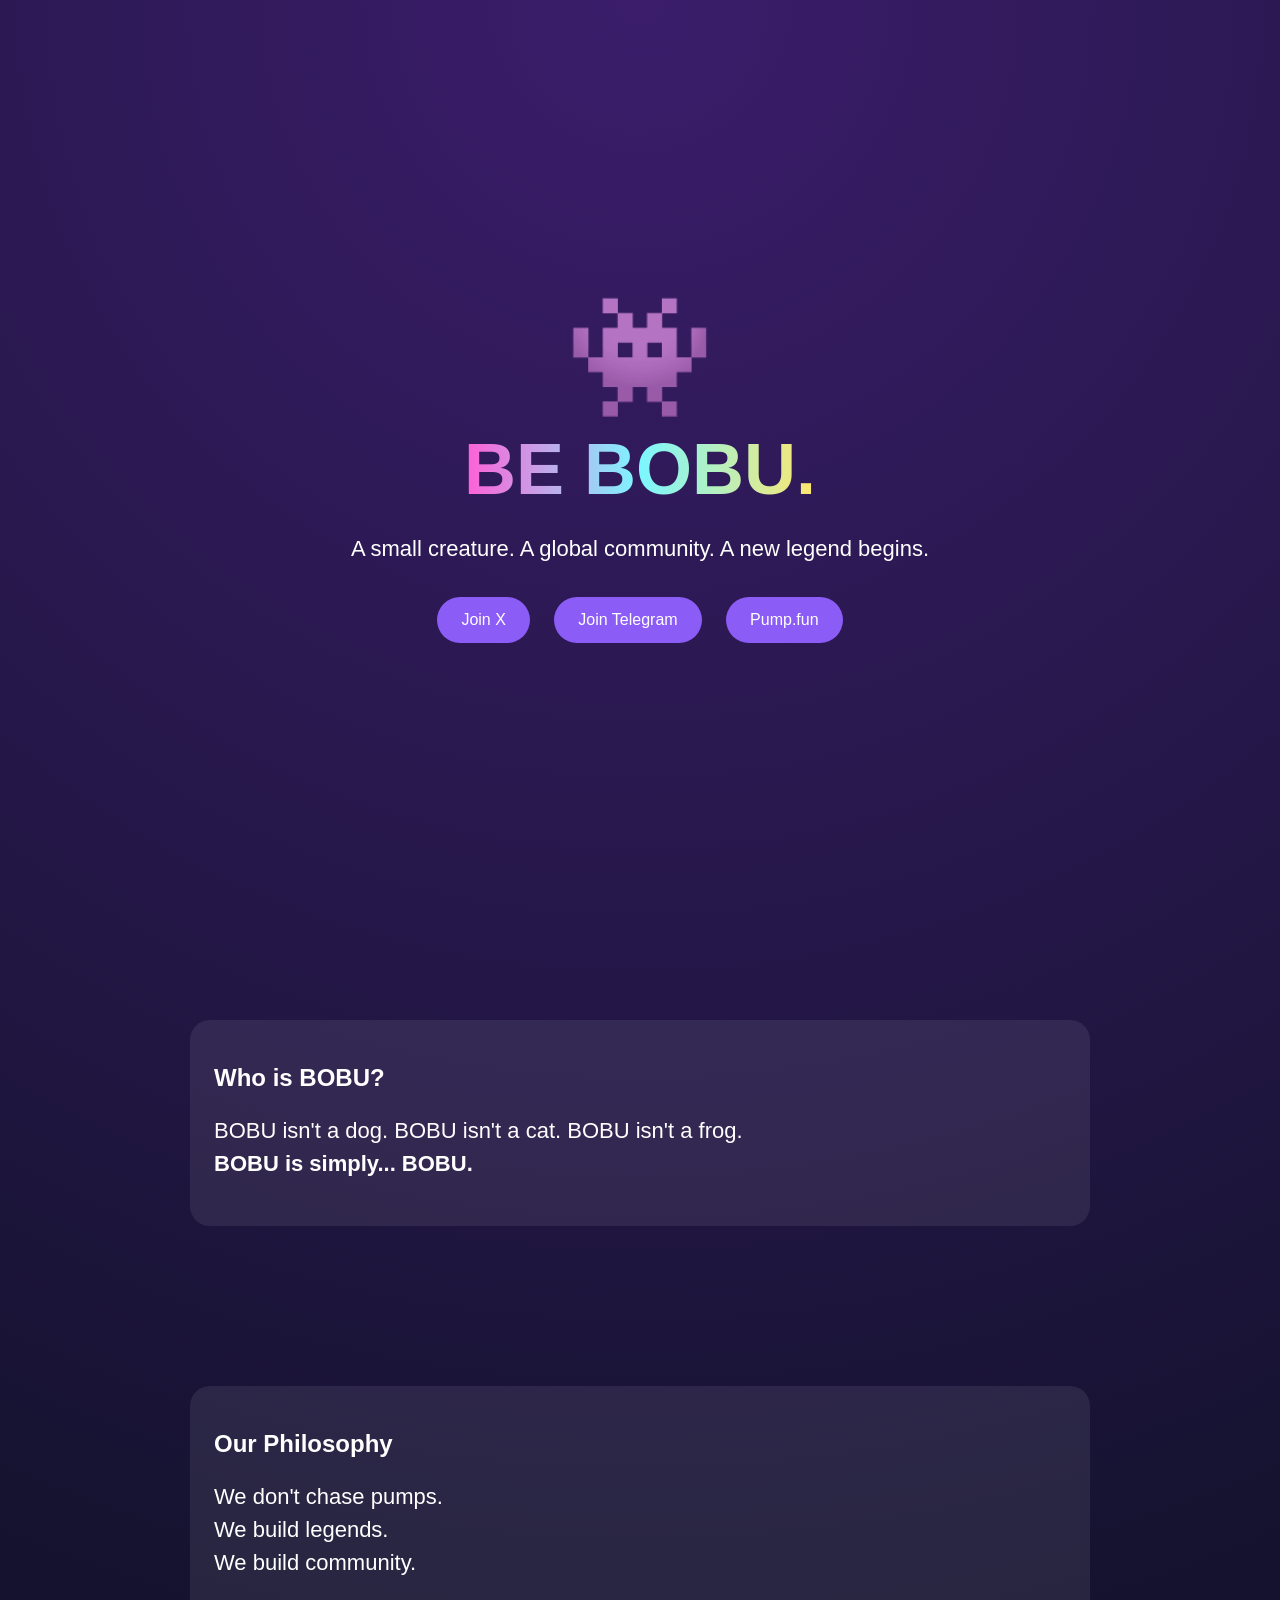
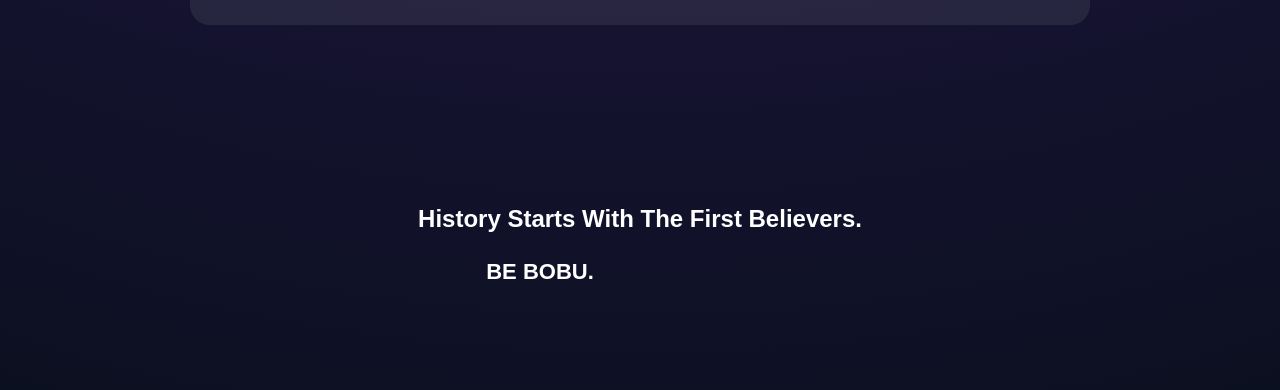
<file: bobu_index.html>
<!DOCTYPE html>
<html><head><meta charset="utf-8"><meta name="viewport" content="width=device-width,initial-scale=1">
<title>BOBU</title>
<style>
body{margin:0;font-family:Arial,sans-serif;background:radial-gradient(circle at top,#3b1d6b,#0b1020);color:#fff;overflow-x:hidden}
.hero{min-height:100vh;display:flex;flex-direction:column;justify-content:center;align-items:center;text-align:center;padding:20px}
h1{font-size:72px;margin:0;background:linear-gradient(90deg,#ff5fd7,#7cf7ff,#ffe66d);-webkit-background-clip:text;color:transparent}
p{max-width:700px;font-size:22px;line-height:1.5}
.btns a{display:inline-block;margin:10px;padding:14px 24px;border-radius:30px;text-decoration:none;background:#8b5cf6;color:#fff}
section{padding:80px 20px;max-width:900px;margin:auto}
.card{background:rgba(255,255,255,.08);padding:24px;border-radius:20px}
</style></head>
<body>
<div class="hero">
<div style="font-size:120px">👾</div>
<h1>BE BOBU.</h1>
<p>A small creature. A global community. A new legend begins.</p>
<div class="btns">
<a href="#">Join X</a>
<a href="#">Join Telegram</a>
<a href="#">Pump.fun</a>
</div>
</div>
<section><div class="card">
<h2>Who is BOBU?</h2>
<p>BOBU isn't a dog. BOBU isn't a cat. BOBU isn't a frog.<br><strong>BOBU is simply... BOBU.</strong></p>
</div></section>
<section><div class="card">
<h2>Our Philosophy</h2>
<p>We don't chase pumps.<br>We build legends.<br>We build community.</p>
</div></section>
<section style="text-align:center">
<h2>History Starts With The First Believers.</h2>
<p><strong>BE BOBU.</strong></p>
</section>
</body></html>
</file>
